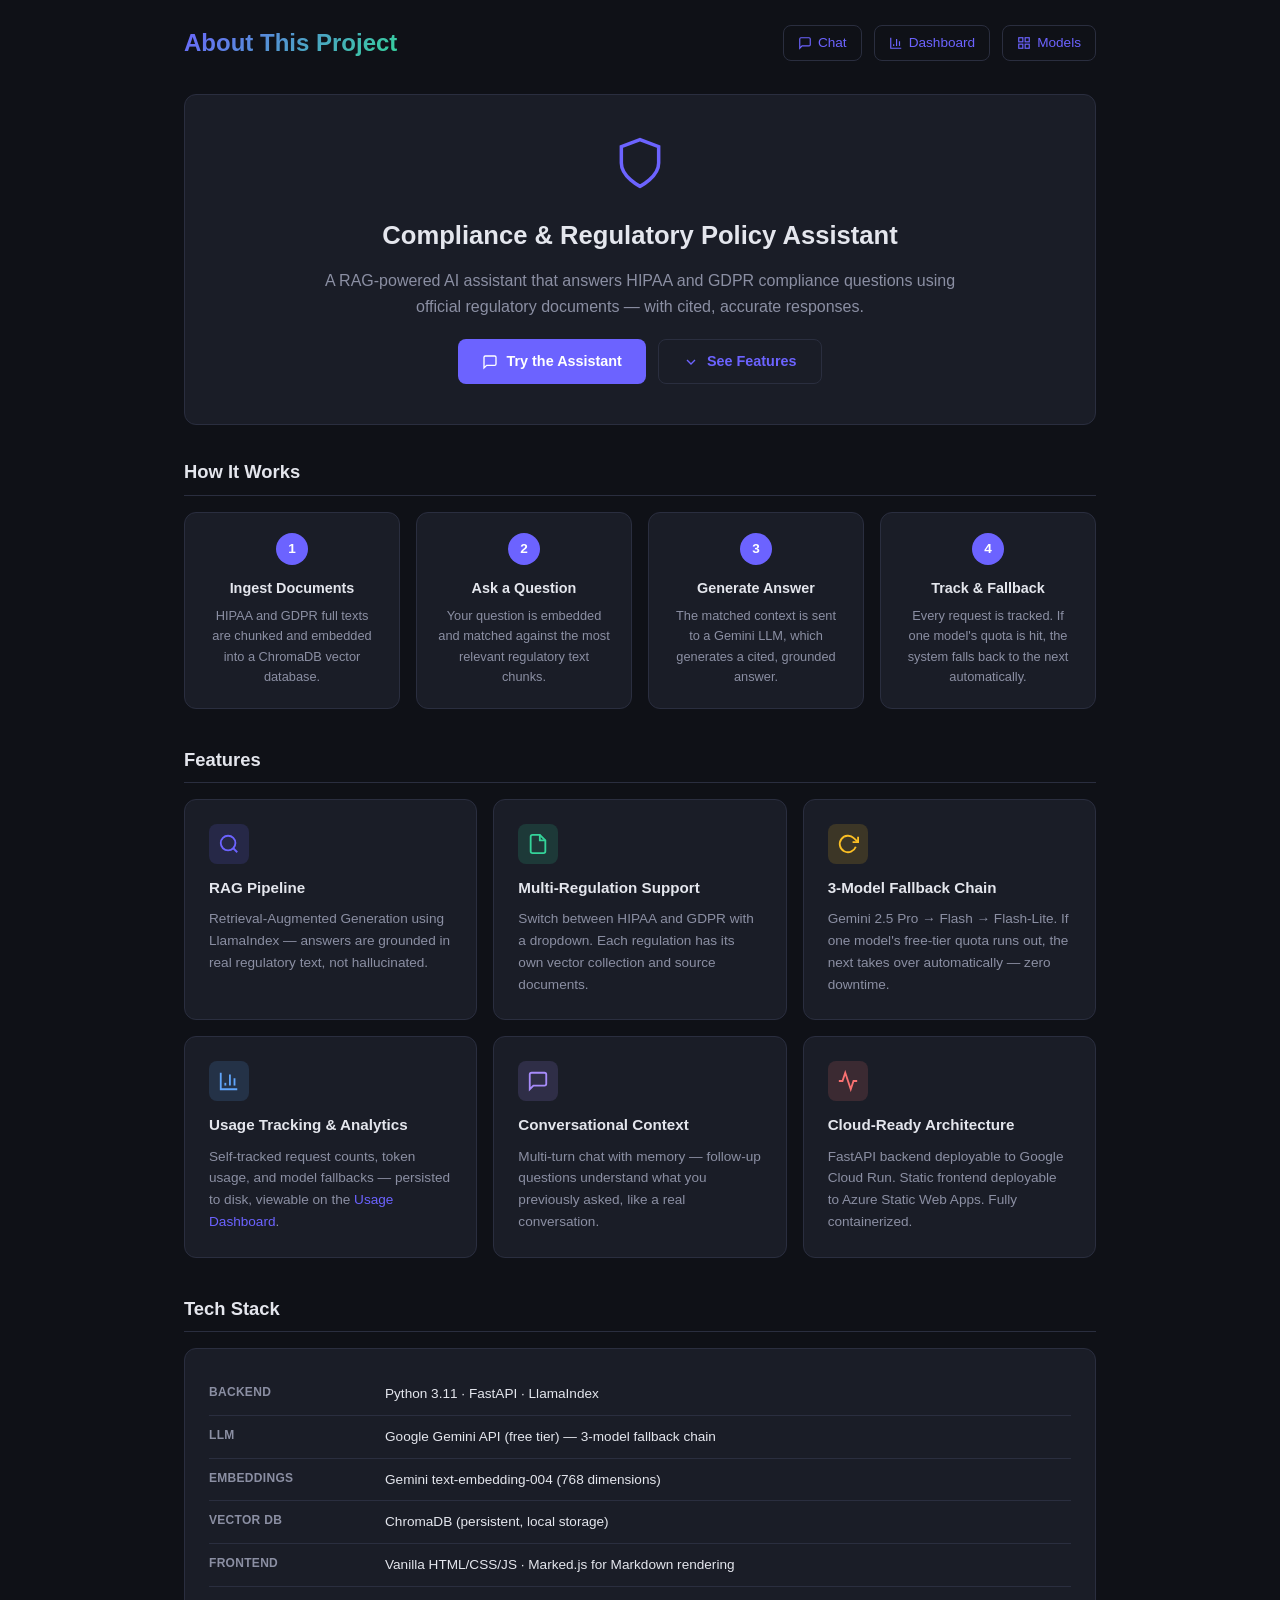
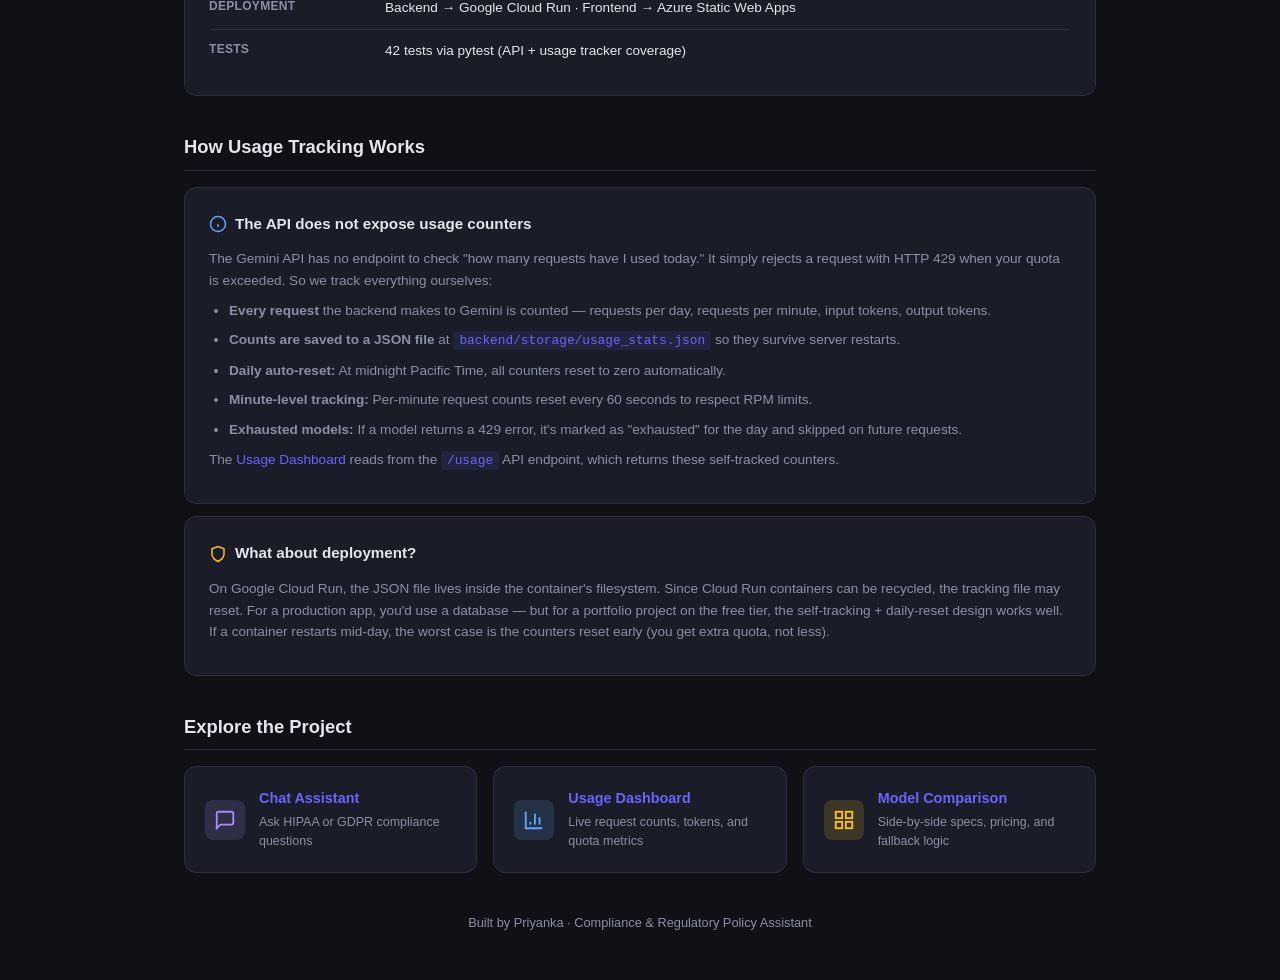
<file: frontend/about.html>
<!DOCTYPE html>
<html lang="en">
<head>
  <meta charset="UTF-8" />
  <meta name="viewport" content="width=device-width, initial-scale=1.0" />
  <title>About — Compliance Policy AI</title>
  <style>
    *, *::before, *::after { box-sizing: border-box; margin: 0; padding: 0; }
    :root {
      --bg: #0f1117;
      --surface: #1a1d27;
      --surface-hover: #22263a;
      --border: #2a2e3f;
      --text: #e4e6ed;
      --text-muted: #8b8fa3;
      --primary: #6c63ff;
      --accent-green: #34d399;
      --accent-yellow: #fbbf24;
      --accent-red: #f87171;
      --accent-blue: #60a5fa;
      --accent-purple: #a78bfa;
      --radius: 12px;
      --radius-sm: 8px;
    }
    body {
      font-family: -apple-system, BlinkMacSystemFont, 'Segoe UI', Roboto, sans-serif;
      background: var(--bg);
      color: var(--text);
      line-height: 1.6;
      min-height: 100vh;
      padding: 24px;
      max-width: 960px;
      margin: 0 auto;
    }
    a { color: var(--primary); text-decoration: none; }
    a:hover { text-decoration: underline; }

    /* Header & Nav */
    .header {
      display: flex;
      align-items: center;
      justify-content: space-between;
      margin-bottom: 32px;
      flex-wrap: wrap;
      gap: 12px;
    }
    .header h1 {
      font-size: 1.5rem;
      background: linear-gradient(135deg, var(--primary), var(--accent-green));
      -webkit-background-clip: text;
      -webkit-text-fill-color: transparent;
      background-clip: text;
    }
    .header-right {
      display: flex;
      align-items: center;
      gap: 12px;
    }
    .nav-link {
      display: inline-flex;
      align-items: center;
      gap: 6px;
      font-size: 0.85rem;
      color: var(--primary);
      padding: 6px 14px;
      border: 1px solid var(--border);
      border-radius: var(--radius-sm);
      transition: background 0.2s;
    }
    .nav-link:hover { background: var(--surface); text-decoration: none; }

    /* Hero */
    .hero {
      background: var(--surface);
      border: 1px solid var(--border);
      border-radius: var(--radius);
      padding: 40px 32px;
      margin-bottom: 32px;
      text-align: center;
    }
    .hero-icon { margin-bottom: 16px; }
    .hero h2 {
      font-size: 1.6rem;
      margin-bottom: 12px;
    }
    .hero p {
      color: var(--text-muted);
      font-size: 1rem;
      max-width: 640px;
      margin: 0 auto 20px;
    }
    .hero-actions {
      display: flex;
      gap: 12px;
      justify-content: center;
      flex-wrap: wrap;
    }
    .btn-primary {
      display: inline-flex;
      align-items: center;
      gap: 8px;
      background: var(--primary);
      color: #fff;
      padding: 10px 24px;
      border-radius: var(--radius-sm);
      font-weight: 600;
      font-size: 0.9rem;
      transition: opacity 0.2s;
    }
    .btn-primary:hover { opacity: 0.85; text-decoration: none; }
    .btn-outline {
      display: inline-flex;
      align-items: center;
      gap: 8px;
      background: transparent;
      color: var(--primary);
      padding: 10px 24px;
      border: 1px solid var(--border);
      border-radius: var(--radius-sm);
      font-weight: 600;
      font-size: 0.9rem;
      transition: background 0.2s;
    }
    .btn-outline:hover { background: var(--surface); text-decoration: none; }

    /* Sections */
    .section { margin-bottom: 36px; }
    .section h2 {
      font-size: 1.15rem;
      margin-bottom: 16px;
      padding-bottom: 8px;
      border-bottom: 1px solid var(--border);
    }

    /* Feature Cards */
    .features-grid {
      display: grid;
      grid-template-columns: repeat(auto-fit, minmax(280px, 1fr));
      gap: 16px;
    }
    .feature-card {
      background: var(--surface);
      border: 1px solid var(--border);
      border-radius: var(--radius);
      padding: 24px;
    }
    .feature-icon {
      width: 40px;
      height: 40px;
      border-radius: var(--radius-sm);
      display: flex;
      align-items: center;
      justify-content: center;
      margin-bottom: 12px;
    }
    .feature-card h3 {
      font-size: 0.95rem;
      margin-bottom: 8px;
    }
    .feature-card p {
      font-size: 0.85rem;
      color: var(--text-muted);
    }
    .icon-rag { background: rgba(108, 99, 255, 0.15); color: var(--primary); }
    .icon-reg { background: rgba(52, 211, 153, 0.15); color: var(--accent-green); }
    .icon-fallback { background: rgba(251, 191, 36, 0.15); color: var(--accent-yellow); }
    .icon-track { background: rgba(96, 165, 250, 0.15); color: var(--accent-blue); }
    .icon-chat { background: rgba(167, 139, 250, 0.15); color: var(--accent-purple); }
    .icon-deploy { background: rgba(248, 113, 113, 0.15); color: var(--accent-red); }

    /* Architecture */
    .arch-card {
      background: var(--surface);
      border: 1px solid var(--border);
      border-radius: var(--radius);
      padding: 24px;
    }
    .arch-row {
      display: grid;
      grid-template-columns: 160px 1fr;
      gap: 8px 16px;
      font-size: 0.85rem;
      padding: 10px 0;
      border-bottom: 1px solid var(--border);
    }
    .arch-row:last-child { border-bottom: none; }
    .arch-label {
      color: var(--text-muted);
      font-weight: 600;
      text-transform: uppercase;
      font-size: 0.75rem;
      letter-spacing: 0.3px;
    }
    .arch-value { color: var(--text); }

    /* Synopsis / How It Works */
    .steps {
      display: grid;
      grid-template-columns: repeat(auto-fit, minmax(200px, 1fr));
      gap: 16px;
    }
    .step {
      background: var(--surface);
      border: 1px solid var(--border);
      border-radius: var(--radius);
      padding: 20px;
      text-align: center;
    }
    .step-num {
      width: 32px;
      height: 32px;
      border-radius: 50%;
      background: var(--primary);
      color: #fff;
      display: inline-flex;
      align-items: center;
      justify-content: center;
      font-weight: 700;
      font-size: 0.85rem;
      margin-bottom: 12px;
    }
    .step h4 { font-size: 0.9rem; margin-bottom: 6px; }
    .step p { font-size: 0.8rem; color: var(--text-muted); }

    /* Tracking Explainer */
    .info-box {
      background: var(--surface);
      border: 1px solid var(--border);
      border-radius: var(--radius);
      padding: 24px;
      margin-top: 16px;
    }
    .info-box h3 {
      font-size: 0.95rem;
      margin-bottom: 12px;
      display: flex;
      align-items: center;
      gap: 8px;
    }
    .info-box p, .info-box li {
      font-size: 0.85rem;
      color: var(--text-muted);
      margin-bottom: 8px;
    }
    .info-box ul { padding-left: 20px; }
    .info-box code {
      background: rgba(108, 99, 255, 0.1);
      color: var(--primary);
      padding: 2px 6px;
      border-radius: 4px;
      font-size: 0.8rem;
    }

    /* Links Grid */
    .links-grid {
      display: grid;
      grid-template-columns: repeat(auto-fit, minmax(220px, 1fr));
      gap: 16px;
      margin-top: 16px;
    }
    .link-card {
      background: var(--surface);
      border: 1px solid var(--border);
      border-radius: var(--radius);
      padding: 20px;
      display: flex;
      align-items: center;
      gap: 14px;
      transition: border-color 0.2s, background 0.2s;
    }
    .link-card:hover {
      border-color: var(--primary);
      background: var(--surface-hover);
      text-decoration: none;
    }
    .link-card .link-icon {
      width: 40px;
      height: 40px;
      border-radius: var(--radius-sm);
      display: flex;
      align-items: center;
      justify-content: center;
      flex-shrink: 0;
    }
    .link-card h4 { font-size: 0.9rem; margin-bottom: 2px; }
    .link-card p { font-size: 0.78rem; color: var(--text-muted); margin: 0; }
  </style>
</head>
<body>

  <div class="header">
    <h1>About This Project</h1>
    <div class="header-right">
      <a href="index.html" class="nav-link">
        <svg width="14" height="14" viewBox="0 0 24 24" fill="none" stroke="currentColor" stroke-width="2"><path d="M21 15a2 2 0 01-2 2H7l-4 4V5a2 2 0 012-2h14a2 2 0 012 2z"/></svg>
        Chat
      </a>
      <a href="dashboard.html" class="nav-link">
        <svg width="14" height="14" viewBox="0 0 24 24" fill="none" stroke="currentColor" stroke-width="2"><path d="M3 3v18h18"/><path d="M18 17V9"/><path d="M13 17V5"/><path d="M8 17v-3"/></svg>
        Dashboard
      </a>
      <a href="models.html" class="nav-link">
        <svg width="14" height="14" viewBox="0 0 24 24" fill="none" stroke="currentColor" stroke-width="2"><rect x="3" y="3" width="7" height="7"/><rect x="14" y="3" width="7" height="7"/><rect x="3" y="14" width="7" height="7"/><rect x="14" y="14" width="7" height="7"/></svg>
        Models
      </a>
    </div>
  </div>

  <!-- Hero -->
  <div class="hero">
    <div class="hero-icon">
      <svg width="56" height="56" viewBox="0 0 24 24" fill="none" stroke="var(--primary)" stroke-width="1.5"><path d="M12 22s8-4 8-10V5l-8-3-8 3v7c0 6 8 10 8 10z"/></svg>
    </div>
    <h2>Compliance &amp; Regulatory Policy Assistant</h2>
    <p>A RAG-powered AI assistant that answers HIPAA and GDPR compliance questions using official regulatory documents — with cited, accurate responses.</p>
    <div class="hero-actions">
      <a href="index.html" class="btn-primary">
        <svg width="16" height="16" viewBox="0 0 24 24" fill="none" stroke="currentColor" stroke-width="2"><path d="M21 15a2 2 0 01-2 2H7l-4 4V5a2 2 0 012-2h14a2 2 0 012 2z"/></svg>
        Try the Assistant
      </a>
      <a href="#features" class="btn-outline">
        <svg width="16" height="16" viewBox="0 0 24 24" fill="none" stroke="currentColor" stroke-width="2"><polyline points="6 9 12 15 18 9"/></svg>
        See Features
      </a>
    </div>
  </div>

  <!-- Synopsis -->
  <div class="section" id="synopsis">
    <h2>How It Works</h2>
    <div class="steps">
      <div class="step">
        <div class="step-num">1</div>
        <h4>Ingest Documents</h4>
        <p>HIPAA and GDPR full texts are chunked and embedded into a ChromaDB vector database.</p>
      </div>
      <div class="step">
        <div class="step-num">2</div>
        <h4>Ask a Question</h4>
        <p>Your question is embedded and matched against the most relevant regulatory text chunks.</p>
      </div>
      <div class="step">
        <div class="step-num">3</div>
        <h4>Generate Answer</h4>
        <p>The matched context is sent to a Gemini LLM, which generates a cited, grounded answer.</p>
      </div>
      <div class="step">
        <div class="step-num">4</div>
        <h4>Track &amp; Fallback</h4>
        <p>Every request is tracked. If one model's quota is hit, the system falls back to the next automatically.</p>
      </div>
    </div>
  </div>

  <!-- Features -->
  <div class="section" id="features">
    <h2>Features</h2>
    <div class="features-grid">
      <div class="feature-card">
        <div class="feature-icon icon-rag">
          <svg width="22" height="22" viewBox="0 0 24 24" fill="none" stroke="currentColor" stroke-width="2"><circle cx="11" cy="11" r="8"/><line x1="21" y1="21" x2="16.65" y2="16.65"/></svg>
        </div>
        <h3>RAG Pipeline</h3>
        <p>Retrieval-Augmented Generation using LlamaIndex — answers are grounded in real regulatory text, not hallucinated.</p>
      </div>
      <div class="feature-card">
        <div class="feature-icon icon-reg">
          <svg width="22" height="22" viewBox="0 0 24 24" fill="none" stroke="currentColor" stroke-width="2"><path d="M14 2H6a2 2 0 00-2 2v16a2 2 0 002 2h12a2 2 0 002-2V8z"/><polyline points="14 2 14 8 20 8"/></svg>
        </div>
        <h3>Multi-Regulation Support</h3>
        <p>Switch between HIPAA and GDPR with a dropdown. Each regulation has its own vector collection and source documents.</p>
      </div>
      <div class="feature-card">
        <div class="feature-icon icon-fallback">
          <svg width="22" height="22" viewBox="0 0 24 24" fill="none" stroke="currentColor" stroke-width="2"><polyline points="23 4 23 10 17 10"/><path d="M20.49 15a9 9 0 1 1-2.12-9.36L23 10"/></svg>
        </div>
        <h3>3-Model Fallback Chain</h3>
        <p>Gemini 2.5 Pro → Flash → Flash-Lite. If one model's free-tier quota runs out, the next takes over automatically — zero downtime.</p>
      </div>
      <div class="feature-card">
        <div class="feature-icon icon-track">
          <svg width="22" height="22" viewBox="0 0 24 24" fill="none" stroke="currentColor" stroke-width="2"><path d="M3 3v18h18"/><path d="M18 17V9"/><path d="M13 17V5"/><path d="M8 17v-3"/></svg>
        </div>
        <h3>Usage Tracking &amp; Analytics</h3>
        <p>Self-tracked request counts, token usage, and model fallbacks — persisted to disk, viewable on the <a href="dashboard.html">Usage Dashboard</a>.</p>
      </div>
      <div class="feature-card">
        <div class="feature-icon icon-chat">
          <svg width="22" height="22" viewBox="0 0 24 24" fill="none" stroke="currentColor" stroke-width="2"><path d="M21 15a2 2 0 01-2 2H7l-4 4V5a2 2 0 012-2h14a2 2 0 012 2z"/></svg>
        </div>
        <h3>Conversational Context</h3>
        <p>Multi-turn chat with memory — follow-up questions understand what you previously asked, like a real conversation.</p>
      </div>
      <div class="feature-card">
        <div class="feature-icon icon-deploy">
          <svg width="22" height="22" viewBox="0 0 24 24" fill="none" stroke="currentColor" stroke-width="2"><path d="M22 12h-4l-3 9L9 3l-3 9H2"/></svg>
        </div>
        <h3>Cloud-Ready Architecture</h3>
        <p>FastAPI backend deployable to Google Cloud Run. Static frontend deployable to Azure Static Web Apps. Fully containerized.</p>
      </div>
    </div>
  </div>

  <!-- Architecture -->
  <div class="section" id="architecture">
    <h2>Tech Stack</h2>
    <div class="arch-card">
      <div class="arch-row">
        <span class="arch-label">Backend</span>
        <span class="arch-value">Python 3.11 · FastAPI · LlamaIndex</span>
      </div>
      <div class="arch-row">
        <span class="arch-label">LLM</span>
        <span class="arch-value">Google Gemini API (free tier) — 3-model fallback chain</span>
      </div>
      <div class="arch-row">
        <span class="arch-label">Embeddings</span>
        <span class="arch-value">Gemini text-embedding-004 (768 dimensions)</span>
      </div>
      <div class="arch-row">
        <span class="arch-label">Vector DB</span>
        <span class="arch-value">ChromaDB (persistent, local storage)</span>
      </div>
      <div class="arch-row">
        <span class="arch-label">Frontend</span>
        <span class="arch-value">Vanilla HTML/CSS/JS · Marked.js for Markdown rendering</span>
      </div>
      <div class="arch-row">
        <span class="arch-label">Deployment</span>
        <span class="arch-value">Backend → Google Cloud Run · Frontend → Azure Static Web Apps</span>
      </div>
      <div class="arch-row">
        <span class="arch-label">Tests</span>
        <span class="arch-value">42 tests via pytest (API + usage tracker coverage)</span>
      </div>
    </div>
  </div>

  <!-- Usage Tracking Explainer -->
  <div class="section" id="tracking">
    <h2>How Usage Tracking Works</h2>
    <div class="info-box">
      <h3>
        <svg width="18" height="18" viewBox="0 0 24 24" fill="none" stroke="var(--accent-blue)" stroke-width="2"><circle cx="12" cy="12" r="10"/><line x1="12" y1="16" x2="12" y2="12"/><line x1="12" y1="8" x2="12.01" y2="8"/></svg>
        The API does not expose usage counters
      </h3>
      <p>The Gemini API has no endpoint to check "how many requests have I used today." It simply rejects a request with HTTP 429 when your quota is exceeded. So we track everything ourselves:</p>
      <ul>
        <li><strong>Every request</strong> the backend makes to Gemini is counted — requests per day, requests per minute, input tokens, output tokens.</li>
        <li><strong>Counts are saved to a JSON file</strong> at <code>backend/storage/usage_stats.json</code> so they survive server restarts.</li>
        <li><strong>Daily auto-reset:</strong> At midnight Pacific Time, all counters reset to zero automatically.</li>
        <li><strong>Minute-level tracking:</strong> Per-minute request counts reset every 60 seconds to respect RPM limits.</li>
        <li><strong>Exhausted models:</strong> If a model returns a 429 error, it's marked as "exhausted" for the day and skipped on future requests.</li>
      </ul>
      <p>The <a href="dashboard.html">Usage Dashboard</a> reads from the <code>/usage</code> API endpoint, which returns these self-tracked counters.</p>
    </div>
    <div class="info-box" style="margin-top: 12px;">
      <h3>
        <svg width="18" height="18" viewBox="0 0 24 24" fill="none" stroke="var(--accent-yellow)" stroke-width="2"><path d="M12 22s8-4 8-10V5l-8-3-8 3v7c0 6 8 10 8 10z"/></svg>
        What about deployment?
      </h3>
      <p>On Google Cloud Run, the JSON file lives inside the container's filesystem. Since Cloud Run containers can be recycled, the tracking file may reset. For a production app, you'd use a database — but for a portfolio project on the free tier, the self-tracking + daily-reset design works well. If a container restarts mid-day, the worst case is the counters reset early (you get extra quota, not less).</p>
    </div>
  </div>

  <!-- Quick Links -->
  <div class="section" id="explore">
    <h2>Explore the Project</h2>
    <div class="links-grid">
      <a href="index.html" class="link-card">
        <div class="link-icon icon-chat">
          <svg width="22" height="22" viewBox="0 0 24 24" fill="none" stroke="currentColor" stroke-width="2"><path d="M21 15a2 2 0 01-2 2H7l-4 4V5a2 2 0 012-2h14a2 2 0 012 2z"/></svg>
        </div>
        <div>
          <h4>Chat Assistant</h4>
          <p>Ask HIPAA or GDPR compliance questions</p>
        </div>
      </a>
      <a href="dashboard.html" class="link-card">
        <div class="link-icon icon-track">
          <svg width="22" height="22" viewBox="0 0 24 24" fill="none" stroke="currentColor" stroke-width="2"><path d="M3 3v18h18"/><path d="M18 17V9"/><path d="M13 17V5"/><path d="M8 17v-3"/></svg>
        </div>
        <div>
          <h4>Usage Dashboard</h4>
          <p>Live request counts, tokens, and quota metrics</p>
        </div>
      </a>
      <a href="models.html" class="link-card">
        <div class="link-icon icon-fallback">
          <svg width="22" height="22" viewBox="0 0 24 24" fill="none" stroke="currentColor" stroke-width="2"><rect x="3" y="3" width="7" height="7"/><rect x="14" y="3" width="7" height="7"/><rect x="3" y="14" width="7" height="7"/><rect x="14" y="14" width="7" height="7"/></svg>
        </div>
        <div>
          <h4>Model Comparison</h4>
          <p>Side-by-side specs, pricing, and fallback logic</p>
        </div>
      </a>
    </div>
  </div>

  <div style="text-align:center; color:var(--text-muted); font-size:0.8rem; margin-top:40px; padding-bottom:24px;">
    Built by Priyanka · Compliance &amp; Regulatory Policy Assistant
  </div>

</body>
</html>
</file>
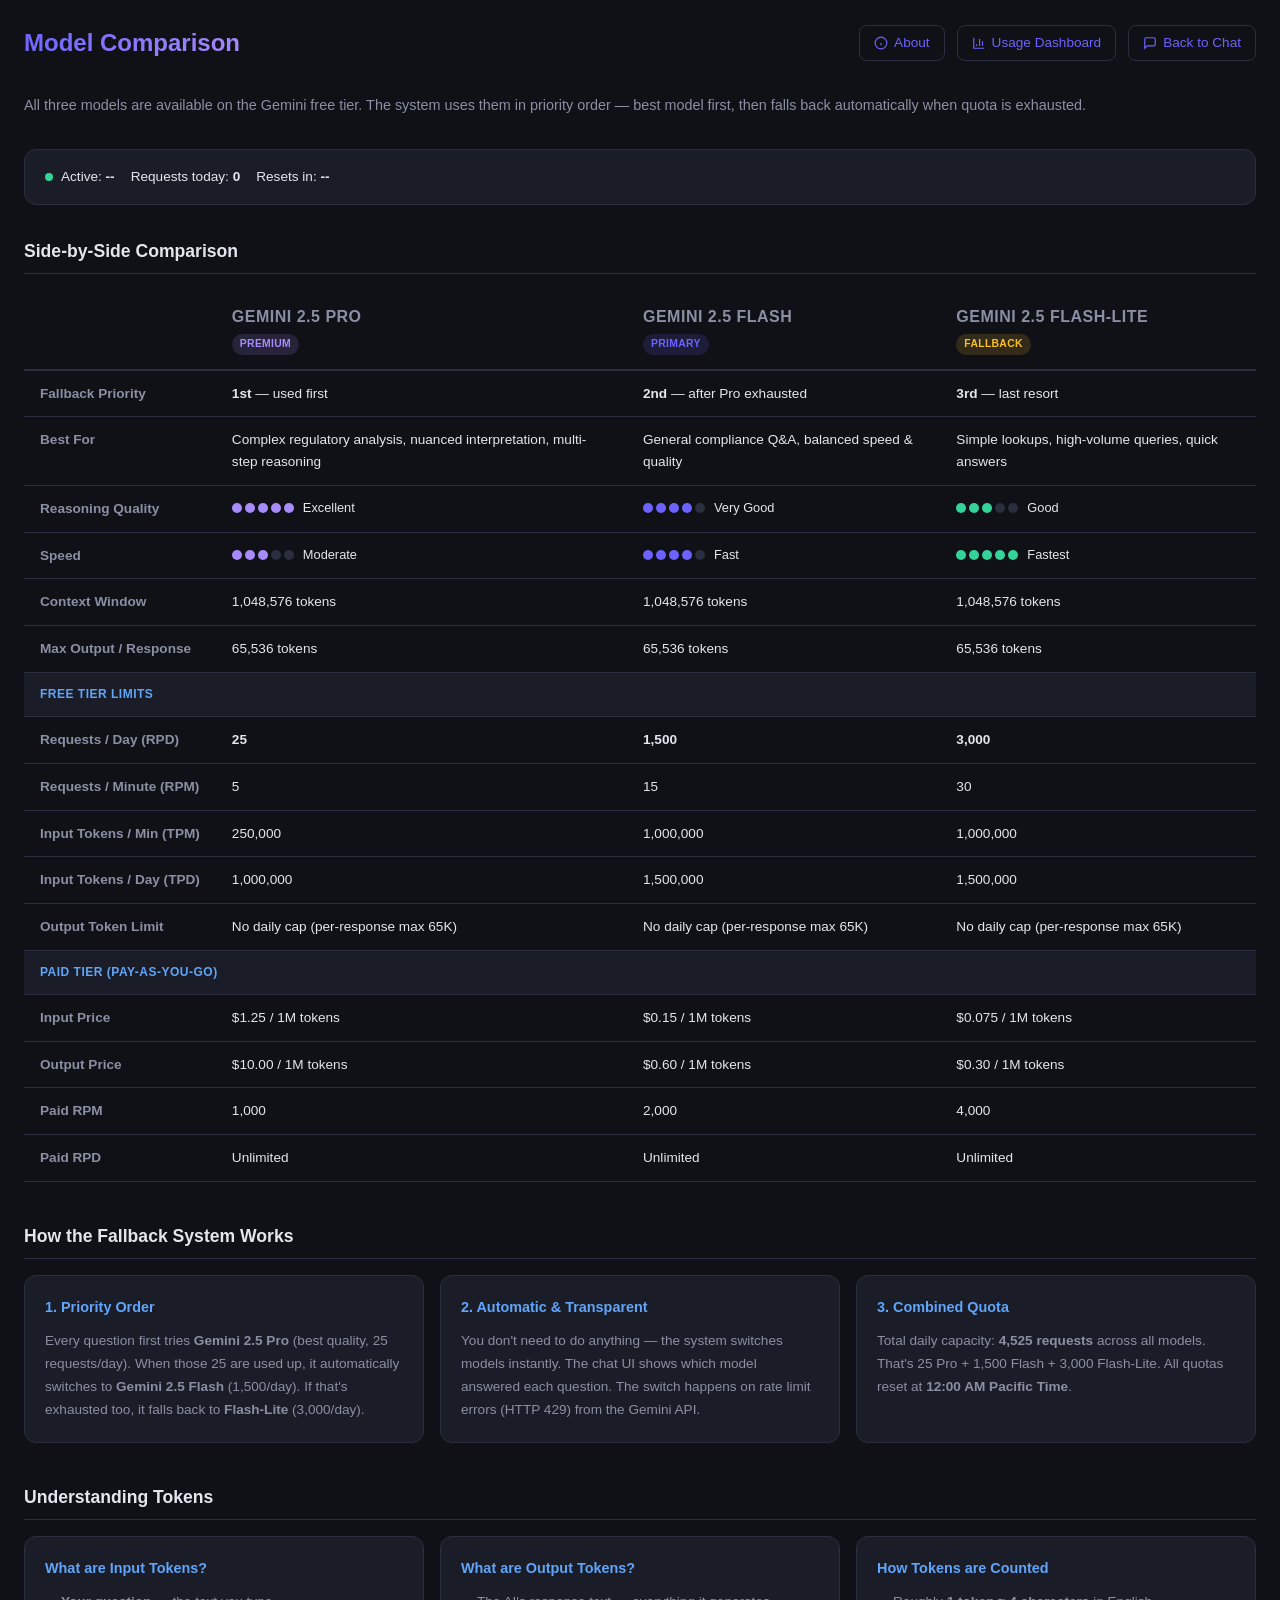
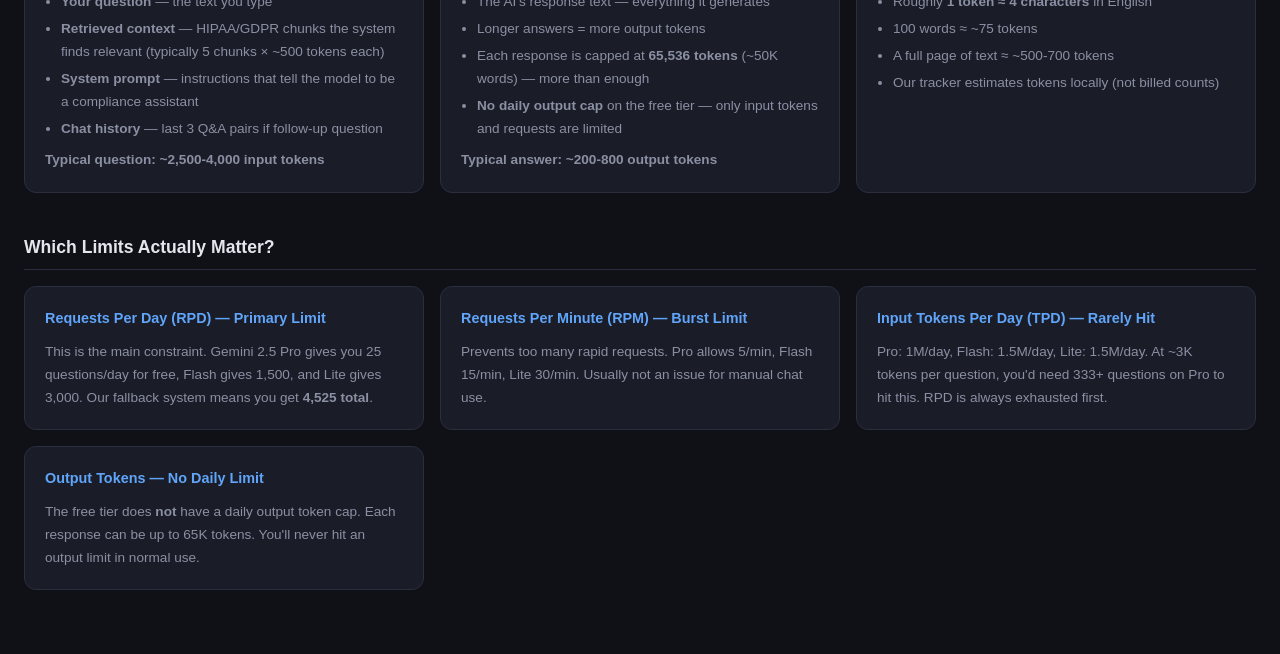
<file: frontend/models.html>
<!DOCTYPE html>
<html lang="en">
<head>
  <meta charset="UTF-8" />
  <meta name="viewport" content="width=device-width, initial-scale=1.0" />
  <title>Model Comparison — Compliance Policy AI</title>
  <style>
    *, *::before, *::after { box-sizing: border-box; margin: 0; padding: 0; }
    :root {
      --bg: #0f1117;
      --surface: #1a1d27;
      --surface-hover: #22263a;
      --border: #2a2e3f;
      --text: #e4e6ed;
      --text-muted: #8b8fa3;
      --primary: #6c63ff;
      --accent-green: #34d399;
      --accent-yellow: #fbbf24;
      --accent-red: #f87171;
      --accent-blue: #60a5fa;
      --accent-purple: #a78bfa;
      --radius: 12px;
      --radius-sm: 8px;
    }
    body {
      font-family: -apple-system, BlinkMacSystemFont, 'Segoe UI', Roboto, sans-serif;
      background: var(--bg);
      color: var(--text);
      line-height: 1.6;
      min-height: 100vh;
      padding: 24px;
    }
    a { color: var(--primary); text-decoration: none; }
    a:hover { text-decoration: underline; }

    .header {
      display: flex;
      align-items: center;
      justify-content: space-between;
      margin-bottom: 32px;
      flex-wrap: wrap;
      gap: 12px;
    }
    .header h1 {
      font-size: 1.5rem;
      background: linear-gradient(135deg, var(--primary), var(--accent-purple));
      -webkit-background-clip: text;
      -webkit-text-fill-color: transparent;
      background-clip: text;
    }
    .header-right {
      display: flex;
      align-items: center;
      gap: 12px;
    }
    .nav-link {
      display: inline-flex;
      align-items: center;
      gap: 6px;
      font-size: 0.85rem;
      color: var(--primary);
      padding: 6px 14px;
      border: 1px solid var(--border);
      border-radius: var(--radius-sm);
      transition: background 0.2s;
    }
    .nav-link:hover { background: var(--surface); text-decoration: none; }

    .subtitle {
      color: var(--text-muted);
      font-size: 0.9rem;
      margin-bottom: 32px;
    }

    /* Comparison Table */
    .compare-table {
      width: 100%;
      border-collapse: collapse;
      margin-bottom: 40px;
      font-size: 0.85rem;
    }
    .compare-table th {
      text-align: left;
      padding: 14px 16px;
      border-bottom: 2px solid var(--border);
      color: var(--text-muted);
      font-weight: 600;
      font-size: 0.75rem;
      text-transform: uppercase;
      letter-spacing: 0.5px;
      position: sticky;
      top: 0;
      background: var(--bg);
    }
    .compare-table td {
      padding: 12px 16px;
      border-bottom: 1px solid var(--border);
      vertical-align: top;
    }
    .compare-table tr:hover td { background: var(--surface-hover); }
    .compare-table .row-label {
      color: var(--text-muted);
      font-weight: 600;
      width: 180px;
      white-space: nowrap;
    }
    .compare-table .model-col { min-width: 220px; }

    .badge {
      display: inline-block;
      font-size: 0.65rem;
      font-weight: 700;
      text-transform: uppercase;
      padding: 2px 8px;
      border-radius: 20px;
      letter-spacing: 0.3px;
    }
    .badge-premium { background: rgba(167, 139, 250, 0.15); color: var(--accent-purple); }
    .badge-primary { background: rgba(108, 99, 255, 0.15); color: var(--primary); }
    .badge-fallback { background: rgba(251, 191, 36, 0.15); color: var(--accent-yellow); }
    .badge-active { background: rgba(52, 211, 153, 0.15); color: var(--accent-green); }

    .model-name {
      font-size: 1rem;
      font-weight: 700;
      margin-bottom: 4px;
    }
    .model-desc {
      font-size: 0.8rem;
      color: var(--text-muted);
    }

    .check { color: var(--accent-green); }
    .cross { color: var(--accent-red); }
    .warn { color: var(--accent-yellow); }

    .rating-bar {
      display: flex;
      gap: 3px;
      align-items: center;
    }
    .rating-dot {
      width: 10px;
      height: 10px;
      border-radius: 50%;
      background: var(--border);
    }
    .rating-dot.filled { background: var(--primary); }
    .rating-dot.filled.premium { background: var(--accent-purple); }
    .rating-dot.filled.green { background: var(--accent-green); }

    /* Sections */
    .section { margin-bottom: 40px; }
    .section h2 {
      font-size: 1.1rem;
      margin-bottom: 16px;
      padding-bottom: 8px;
      border-bottom: 1px solid var(--border);
    }

    /* Info cards */
    .info-grid {
      display: grid;
      grid-template-columns: repeat(auto-fit, minmax(300px, 1fr));
      gap: 16px;
    }
    .info-card {
      background: var(--surface);
      border: 1px solid var(--border);
      border-radius: var(--radius);
      padding: 20px;
    }
    .info-card h3 {
      font-size: 0.9rem;
      margin-bottom: 10px;
      color: var(--accent-blue);
    }
    .info-card p, .info-card ul {
      font-size: 0.85rem;
      color: var(--text-muted);
      line-height: 1.7;
    }
    .info-card ul { padding-left: 16px; }
    .info-card li { margin-bottom: 4px; }

    /* Live status */
    .live-status {
      background: var(--surface);
      border: 1px solid var(--border);
      border-radius: var(--radius);
      padding: 16px 20px;
      margin-bottom: 32px;
      display: flex;
      align-items: center;
      gap: 16px;
      flex-wrap: wrap;
    }
    .live-status .status-item {
      display: flex;
      align-items: center;
      gap: 8px;
      font-size: 0.85rem;
    }
    .status-dot {
      width: 8px;
      height: 8px;
      border-radius: 50%;
    }
    .status-dot.on { background: var(--accent-green); }

    @media (max-width: 700px) {
      body { padding: 12px; }
      .compare-table { display: block; overflow-x: auto; }
      .info-grid { grid-template-columns: 1fr; }
    }
  </style>
</head>
<body>

  <div class="header">
    <h1>Model Comparison</h1>
    <div class="header-right">
      <a href="about.html" class="nav-link">
        <svg width="14" height="14" viewBox="0 0 24 24" fill="none" stroke="currentColor" stroke-width="2"><circle cx="12" cy="12" r="10"/><line x1="12" y1="16" x2="12" y2="12"/><line x1="12" y1="8" x2="12.01" y2="8"/></svg>
        About
      </a>
      <a href="dashboard.html" class="nav-link">
        <svg width="14" height="14" viewBox="0 0 24 24" fill="none" stroke="currentColor" stroke-width="2"><path d="M3 3v18h18"/><path d="M18 17V9"/><path d="M13 17V5"/><path d="M8 17v-3"/></svg>
        Usage Dashboard
      </a>
      <a href="index.html" class="nav-link">
        <svg width="14" height="14" viewBox="0 0 24 24" fill="none" stroke="currentColor" stroke-width="2"><path d="M21 15a2 2 0 01-2 2H7l-4 4V5a2 2 0 012-2h14a2 2 0 012 2z"/></svg>
        Back to Chat
      </a>
    </div>
  </div>

  <p class="subtitle">All three models are available on the Gemini free tier. The system uses them in priority order — best model first, then falls back automatically when quota is exhausted.</p>

  <!-- Live Status Banner -->
  <div class="live-status" id="liveStatus">
    <div class="status-item">
      <div class="status-dot on"></div>
      <span>Active: <strong id="activeModel">--</strong></span>
    </div>
    <div class="status-item">
      <span>Requests today: <strong id="reqsToday">0</strong></span>
    </div>
    <div class="status-item">
      <span>Resets in: <strong id="resetsIn">--</strong></span>
    </div>
  </div>

  <!-- Comparison Table -->
  <div class="section">
    <h2>Side-by-Side Comparison</h2>
    <table class="compare-table">
      <thead>
        <tr>
          <th></th>
          <th class="model-col">
            <div class="model-name">Gemini 2.5 Pro</div>
            <span class="badge badge-premium">Premium</span>
          </th>
          <th class="model-col">
            <div class="model-name">Gemini 2.5 Flash</div>
            <span class="badge badge-primary">Primary</span>
          </th>
          <th class="model-col">
            <div class="model-name">Gemini 2.5 Flash-Lite</div>
            <span class="badge badge-fallback">Fallback</span>
          </th>
        </tr>
      </thead>
      <tbody>
        <tr>
          <td class="row-label">Fallback Priority</td>
          <td><strong>1st</strong> — used first</td>
          <td><strong>2nd</strong> — after Pro exhausted</td>
          <td><strong>3rd</strong> — last resort</td>
        </tr>
        <tr>
          <td class="row-label">Best For</td>
          <td>Complex regulatory analysis, nuanced interpretation, multi-step reasoning</td>
          <td>General compliance Q&A, balanced speed &amp; quality</td>
          <td>Simple lookups, high-volume queries, quick answers</td>
        </tr>
        <tr>
          <td class="row-label">Reasoning Quality</td>
          <td>
            <div class="rating-bar">
              <div class="rating-dot filled premium"></div>
              <div class="rating-dot filled premium"></div>
              <div class="rating-dot filled premium"></div>
              <div class="rating-dot filled premium"></div>
              <div class="rating-dot filled premium"></div>
              <span style="margin-left:6px;font-size:0.8rem">Excellent</span>
            </div>
          </td>
          <td>
            <div class="rating-bar">
              <div class="rating-dot filled"></div>
              <div class="rating-dot filled"></div>
              <div class="rating-dot filled"></div>
              <div class="rating-dot filled"></div>
              <div class="rating-dot"></div>
              <span style="margin-left:6px;font-size:0.8rem">Very Good</span>
            </div>
          </td>
          <td>
            <div class="rating-bar">
              <div class="rating-dot filled green"></div>
              <div class="rating-dot filled green"></div>
              <div class="rating-dot filled green"></div>
              <div class="rating-dot"></div>
              <div class="rating-dot"></div>
              <span style="margin-left:6px;font-size:0.8rem">Good</span>
            </div>
          </td>
        </tr>
        <tr>
          <td class="row-label">Speed</td>
          <td>
            <div class="rating-bar">
              <div class="rating-dot filled premium"></div>
              <div class="rating-dot filled premium"></div>
              <div class="rating-dot filled premium"></div>
              <div class="rating-dot"></div>
              <div class="rating-dot"></div>
              <span style="margin-left:6px;font-size:0.8rem">Moderate</span>
            </div>
          </td>
          <td>
            <div class="rating-bar">
              <div class="rating-dot filled"></div>
              <div class="rating-dot filled"></div>
              <div class="rating-dot filled"></div>
              <div class="rating-dot filled"></div>
              <div class="rating-dot"></div>
              <span style="margin-left:6px;font-size:0.8rem">Fast</span>
            </div>
          </td>
          <td>
            <div class="rating-bar">
              <div class="rating-dot filled green"></div>
              <div class="rating-dot filled green"></div>
              <div class="rating-dot filled green"></div>
              <div class="rating-dot filled green"></div>
              <div class="rating-dot filled green"></div>
              <span style="margin-left:6px;font-size:0.8rem">Fastest</span>
            </div>
          </td>
        </tr>
        <tr>
          <td class="row-label">Context Window</td>
          <td>1,048,576 tokens</td>
          <td>1,048,576 tokens</td>
          <td>1,048,576 tokens</td>
        </tr>
        <tr>
          <td class="row-label">Max Output / Response</td>
          <td>65,536 tokens</td>
          <td>65,536 tokens</td>
          <td>65,536 tokens</td>
        </tr>
        <tr style="background: var(--surface)">
          <td class="row-label" colspan="4" style="font-size:0.75rem;text-transform:uppercase;letter-spacing:0.5px;color:var(--accent-blue)">Free Tier Limits</td>
        </tr>
        <tr>
          <td class="row-label">Requests / Day (RPD)</td>
          <td><strong>25</strong></td>
          <td><strong>1,500</strong></td>
          <td><strong>3,000</strong></td>
        </tr>
        <tr>
          <td class="row-label">Requests / Minute (RPM)</td>
          <td>5</td>
          <td>15</td>
          <td>30</td>
        </tr>
        <tr>
          <td class="row-label">Input Tokens / Min (TPM)</td>
          <td>250,000</td>
          <td>1,000,000</td>
          <td>1,000,000</td>
        </tr>
        <tr>
          <td class="row-label">Input Tokens / Day (TPD)</td>
          <td>1,000,000</td>
          <td>1,500,000</td>
          <td>1,500,000</td>
        </tr>
        <tr>
          <td class="row-label">Output Token Limit</td>
          <td>No daily cap (per-response max 65K)</td>
          <td>No daily cap (per-response max 65K)</td>
          <td>No daily cap (per-response max 65K)</td>
        </tr>
        <tr style="background: var(--surface)">
          <td class="row-label" colspan="4" style="font-size:0.75rem;text-transform:uppercase;letter-spacing:0.5px;color:var(--accent-blue)">Paid Tier (Pay-as-you-go)</td>
        </tr>
        <tr>
          <td class="row-label">Input Price</td>
          <td>$1.25 / 1M tokens</td>
          <td>$0.15 / 1M tokens</td>
          <td>$0.075 / 1M tokens</td>
        </tr>
        <tr>
          <td class="row-label">Output Price</td>
          <td>$10.00 / 1M tokens</td>
          <td>$0.60 / 1M tokens</td>
          <td>$0.30 / 1M tokens</td>
        </tr>
        <tr>
          <td class="row-label">Paid RPM</td>
          <td>1,000</td>
          <td>2,000</td>
          <td>4,000</td>
        </tr>
        <tr>
          <td class="row-label">Paid RPD</td>
          <td>Unlimited</td>
          <td>Unlimited</td>
          <td>Unlimited</td>
        </tr>
      </tbody>
    </table>
  </div>

  <!-- How it works -->
  <div class="section">
    <h2>How the Fallback System Works</h2>
    <div class="info-grid">
      <div class="info-card">
        <h3>1. Priority Order</h3>
        <p>Every question first tries <strong>Gemini 2.5 Pro</strong> (best quality, 25 requests/day). When those 25 are used up, it automatically switches to <strong>Gemini 2.5 Flash</strong> (1,500/day). If that's exhausted too, it falls back to <strong>Flash-Lite</strong> (3,000/day).</p>
      </div>
      <div class="info-card">
        <h3>2. Automatic &amp; Transparent</h3>
        <p>You don't need to do anything — the system switches models instantly. The chat UI shows which model answered each question. The switch happens on rate limit errors (HTTP 429) from the Gemini API.</p>
      </div>
      <div class="info-card">
        <h3>3. Combined Quota</h3>
        <p>Total daily capacity: <strong>4,525 requests</strong> across all models. That's 25 Pro + 1,500 Flash + 3,000 Flash-Lite. All quotas reset at <strong>12:00 AM Pacific Time</strong>.</p>
      </div>
    </div>
  </div>

  <!-- Token explainer -->
  <div class="section">
    <h2>Understanding Tokens</h2>
    <div class="info-grid">
      <div class="info-card">
        <h3>What are Input Tokens?</h3>
        <ul>
          <li><strong>Your question</strong> — the text you type</li>
          <li><strong>Retrieved context</strong> — HIPAA/GDPR chunks the system finds relevant (typically 5 chunks × ~500 tokens each)</li>
          <li><strong>System prompt</strong> — instructions that tell the model to be a compliance assistant</li>
          <li><strong>Chat history</strong> — last 3 Q&A pairs if follow-up question</li>
        </ul>
        <p style="margin-top:8px"><strong>Typical question: ~2,500-4,000 input tokens</strong></p>
      </div>
      <div class="info-card">
        <h3>What are Output Tokens?</h3>
        <ul>
          <li>The AI's response text — everything it generates</li>
          <li>Longer answers = more output tokens</li>
          <li>Each response is capped at <strong>65,536 tokens</strong> (~50K words) — more than enough</li>
          <li><strong>No daily output cap</strong> on the free tier — only input tokens and requests are limited</li>
        </ul>
        <p style="margin-top:8px"><strong>Typical answer: ~200-800 output tokens</strong></p>
      </div>
      <div class="info-card">
        <h3>How Tokens are Counted</h3>
        <ul>
          <li>Roughly <strong>1 token ≈ 4 characters</strong> in English</li>
          <li>100 words ≈ ~75 tokens</li>
          <li>A full page of text ≈ ~500-700 tokens</li>
          <li>Our tracker estimates tokens locally (not billed counts)</li>
        </ul>
      </div>
    </div>
  </div>

  <!-- What limits matter -->
  <div class="section">
    <h2>Which Limits Actually Matter?</h2>
    <div class="info-grid">
      <div class="info-card">
        <h3>Requests Per Day (RPD) — Primary Limit</h3>
        <p>This is the main constraint. Gemini 2.5 Pro gives you 25 questions/day for free, Flash gives 1,500, and Lite gives 3,000. Our fallback system means you get <strong>4,525 total</strong>.</p>
      </div>
      <div class="info-card">
        <h3>Requests Per Minute (RPM) — Burst Limit</h3>
        <p>Prevents too many rapid requests. Pro allows 5/min, Flash 15/min, Lite 30/min. Usually not an issue for manual chat use.</p>
      </div>
      <div class="info-card">
        <h3>Input Tokens Per Day (TPD) — Rarely Hit</h3>
        <p>Pro: 1M/day, Flash: 1.5M/day, Lite: 1.5M/day. At ~3K tokens per question, you'd need 333+ questions on Pro to hit this. RPD is always exhausted first.</p>
      </div>
      <div class="info-card">
        <h3>Output Tokens — No Daily Limit</h3>
        <p>The free tier does <strong>not</strong> have a daily output token cap. Each response can be up to 65K tokens. You'll never hit an output limit in normal use.</p>
      </div>
    </div>
  </div>

  <script>
    const API_BASE = window.location.hostname === "localhost" || window.location.hostname === "127.0.0.1"
      ? "http://127.0.0.1:8000"
      : "https://compliance-policy-ai-619596825255.us-central1.run.app";

    async function fetchStatus() {
      try {
        const [usageRes] = await Promise.all([fetch(`${API_BASE}/usage`)]);
        const usage = await usageRes.json();
        document.getElementById("activeModel").textContent = usage.active_model;
        document.getElementById("reqsToday").textContent = usage.summary.total_requests;
        document.getElementById("resetsIn").textContent = usage.resets_in || "--";
      } catch { /* offline */ }
    }

    fetchStatus();
    setInterval(fetchStatus, 30000);
  </script>
</body>
</html>
</file>
